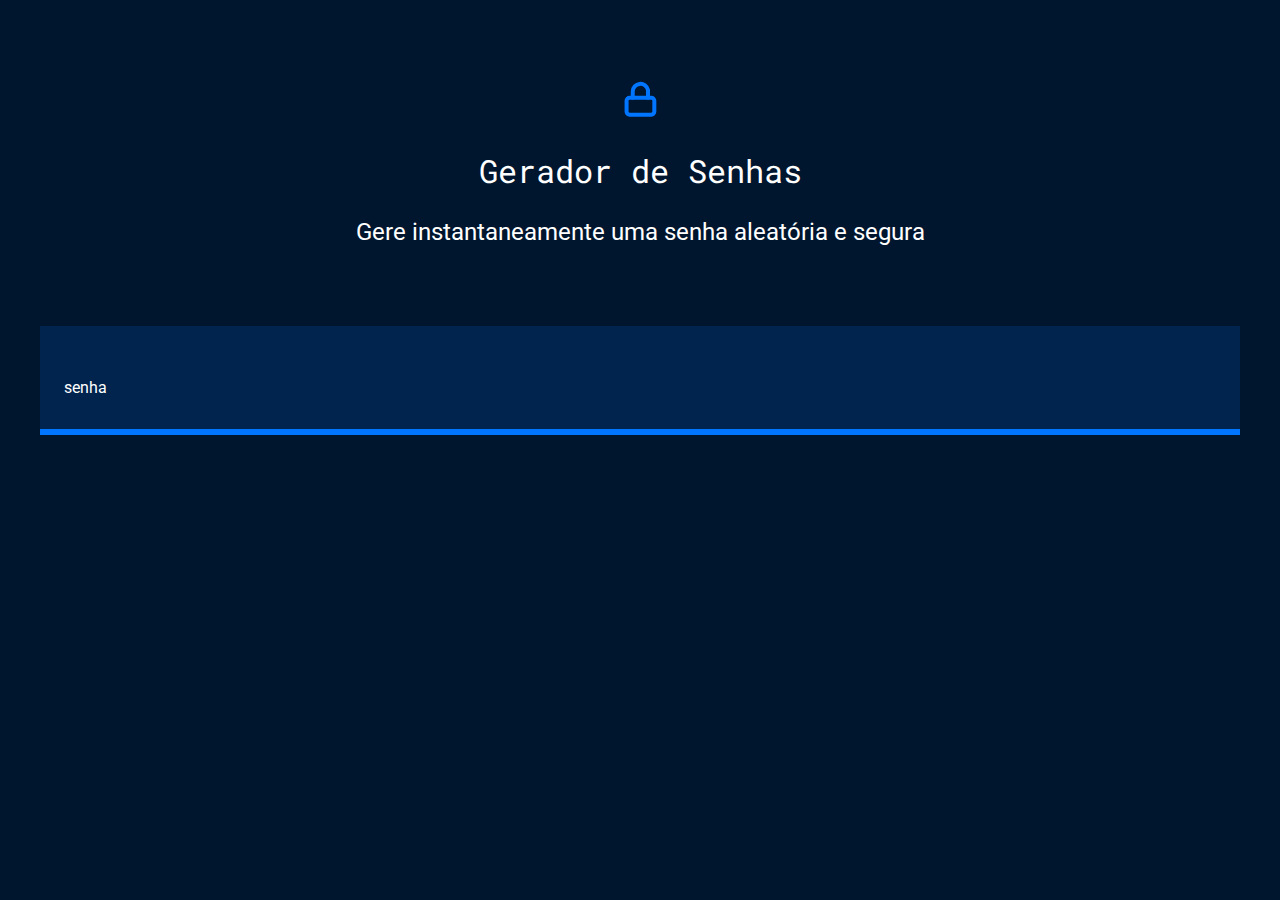
<file: index.html>
<!DOCTYPE html>
<html lang="pt-br">
<head>
    <meta charset="UTF-8">
    <meta name="viewport" content="width=device-width, initial-scale=1.0">
    <title>Gerador de Senha</title>
    <link rel="stylesheet" href="style.css">
</head>
<body>
    <section class="conteudo">
        <div class="conteudo-titulo">
            <img src="img/unlock.svg" alt="Cadeado Fechado">
            <h2 class="titulo-principal">Gerador de Senhas</h2>
            <h3 class="titulo-secundario">Gere instantaneamente uma senha aleatória e segura</h3>
        </div>
        <div class="conteudo-senha">
            <label for="senha">senha</label>
            <input name="senha" type="text" id="campo-senha">
        </div>
    </section>
</body>
</html>
</file>
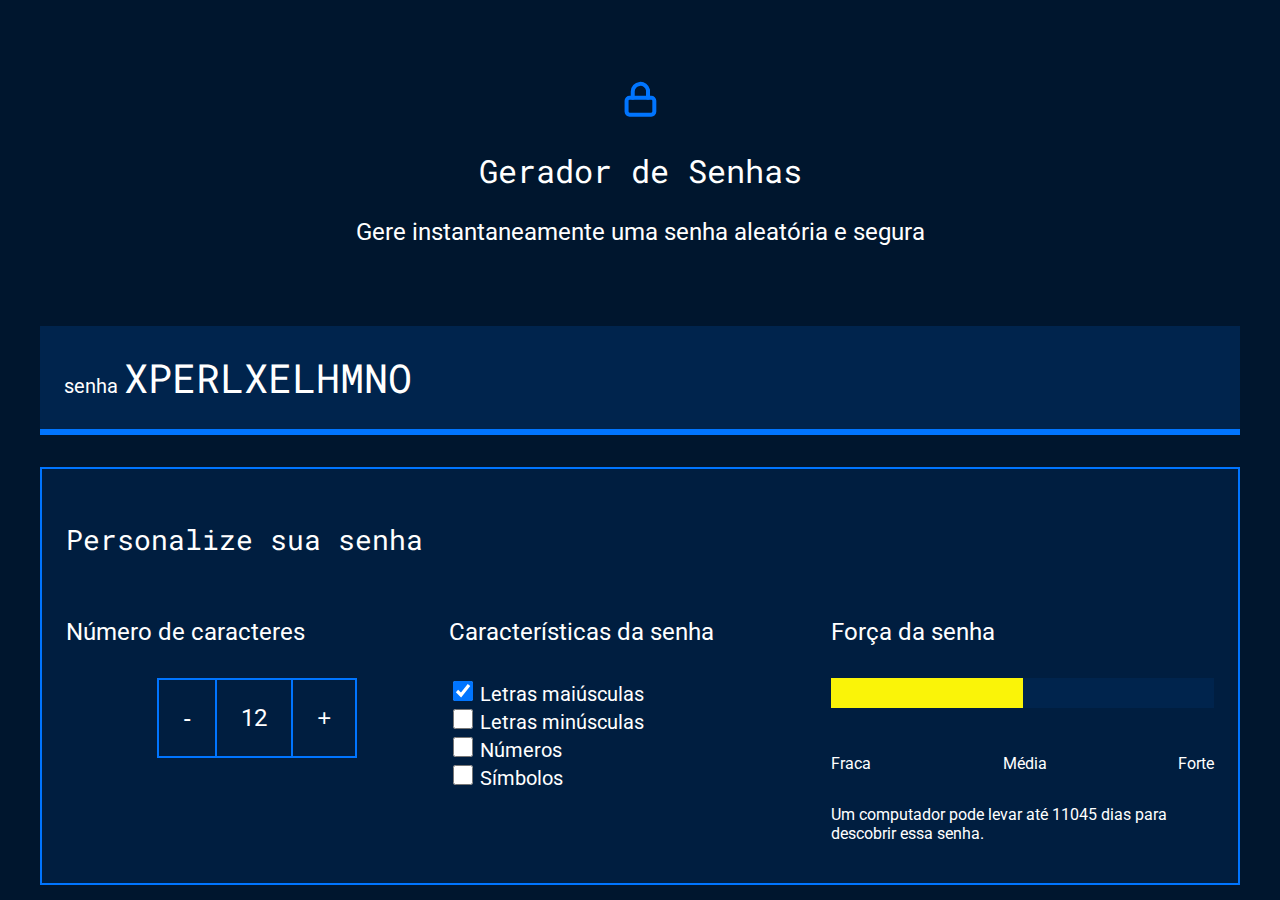
<file: 3-a-Curso-2-main/index.html>
<!DOCTYPE html>
<html lang="pt-br">

<head>
    <meta charset="UTF-8">
    <meta name="viewport" content="width=device-width, initial-scale=1.0">
    <title>Gerador de Senha</title>
    <link rel="stylesheet" href="style.css">
</head>

<body>
    <section class="conteudo">
        <div class="conteudo-titulo">
            <img src="img/unlock.svg" alt="Cadeado Fechado"> <!--imagem do cadeado-->
            <h2 class="titulo-principal">Gerador de Senhas</h2>
            <h3 class="titulo-secundario">Gere instantaneamente uma senha aleatória e segura</h3>
        </div>
        <!-- Cria a caixa das senhas-->
        <div class="conteudo-senha"> 
            <label for="senha">senha</label>
            <input name="senha" type="text" id="campo-senha" readonly>
        </div>
        <div class="parametro">
            <h3 class="parametro-titulo">Personalize sua senha</h3>
            <!--define o tamanho da senha-->
            <div class="parametro-coluna__senha">
                <div class="parametro-senha"> <!-- Cria os botoes para escolher o tamanho da senha-->
                    <h4 class="parametro-senha__titulo">Número de caracteres</h4>
                    <div class="parametro-senha-botoes">
                        <button class="parametro-senha__botao">-</button>
                        <p class="parametro-senha__texto">12</p>
                        <button class="parametro-senha__botao">+</button>
                    </div>
                </div>
                <!--define os caracteres que serao utilizados-->
                <div class="parametro-senha">
                    <h4 class="parametro-senha__titulo">Características da senha</h4>
                    <div class="parametro-senha-checkbox"> <!-- Cria as checkbox para escolhes os parametros da senha-->
                        <input name="maiusculo" type="checkbox" class="checkbox" checked>
                        <label for="maiusculo">Letras maiúsculas</label>
                    </div>
                    <div class="parametro-senha-checkbox">
                        <input name="minusculo" type="checkbox" class="checkbox">
                        <label for="minusculo">Letras minúsculas</label>
                    </div>
                    <div class="parametro-senha-checkbox">
                        <input name="numero" type="checkbox" class="checkbox">
                        <label for="numero">Números</label>
                    </div>
                    <div class="parametro-senha-checkbox">
                        <input name="simbolo" type="checkbox" class="checkbox">
                        <label for="simbolo">Símbolos</label>
                    </div>

                </div>
                <!--define a forca da senha-->
                <div class="parametro-senha">
                    <h4 class="parametro-senha__titulo">Força da senha</h4>
                    <div class="barra"></div>
                    <div class="forca fraca"></div>
                    <div class="parametro-senha-textos">
                        <p>Fraca</p>
                        <p>Média</p>
                        <p>Forte</p>
                    </div>
                    <p class="entropia"></p>
                </div>
            </div>
    </section>
    <script src="main.js"></script><!--inicia o javascript-->
</body>

</html>
</file>
<file: style.css>
@import url('https://fonts.googleapis.com/css2?family=Roboto&family=Roboto+Mono:ital@0;1&display=swap');
:root{
    --branco: white;
    --cor-de-fundo: #00162E;
    --fundo-senha: #00244D;
    --fundo-texto: #001E40;
    --borda: #0075FF;
    --roboto: 'Roboto', sans-serif;
    --roboto-mono: 'Roboto Mono', monospace;

}
*{ /* Faz com que as configuração definidas dentro sejam aplicadas a pagina toda*/
    font-weight: 400;
}
body{
    color: var(--branco);
    background-color: var(--cor-de-fundo);
    font-family: var(--roboto);

}
.titulo-principal{
    font-family: var(--roboto-mono);
    font-size: 32px;

}
.titulo-secundario{
    font-size: 24px;
}
.conteudo-titulo{
    text-align: center;
    margin-top: 80px;
}
.conteudo-senha{
    margin-top: 80px;
    background: var(--fundo-senha);
    padding: 24px;
    border-bottom: 6px solid var(--borda);
}

#campo-senha{
    background-color: var(--fundo-senha);
    border: none;
    color: var(--branco);
    font-family: var(--roboto-mono);
    font-size: 40px;
}
#campo-senha:focus{
    outline: none;
}
.conteudo{
    max-width: 1200px;
    margin: 0   auto;
}
</file>
<file: 3-a-Curso-2-main/style.css>
@import url('https://fonts.googleapis.com/css2?family=Roboto&family=Roboto+Mono:ital@0;1&display=swap');
:root{ /*raiz no css  - definições das variaveis*/
    --branco: white;
    --cor-de-fundo: #00162E;
    --fundo-senha: #00244D;
    --fundo-texto: #001E40;
    --borda: #0075FF;
    --roboto: 'Roboto', sans-serif;
    --roboto-mono: 'Roboto Mono', monospace;

}
*{ /* Faz com que as configuração definidas dentro sejam aplicadas a pagina toda*/
    font-weight: 400; /*peso da fonte*/
}
body{ /*configurações aplicadas a toda a pagina*/
    color: var(--branco); /*cor da fonte*/
    background-color: var(--cor-de-fundo); /*cor do fundo*/
    font-family: var(--roboto); /*tipo da fonte*/

}
.titulo-principal{ /*configurações do titulo principal*/
    font-family: var(--roboto-mono); /*tipo da fonte*/
    font-size: 32px; /*tamanho da fonte*/

}
.titulo-secundario{/*configurações do titulo secundario*/
    font-size: 24px; /*tamanho da fonte*/
}
.conteudo-titulo{/*configurações do conteudo dentro da classe titulo*/
    text-align: center; /*alinhamneto do texto ao centro*/
    margin-top: 80px; /*adiciona margem superior*/
}
.conteudo-senha{ /*configurações do conteudo dentro de senha*/
    margin-top: 80px; /*adiciona margem superior*/
    background: var(--fundo-senha); /*define o fundo*/
    padding: 24px; /*espaçamento*/
    border-bottom: 6px solid var(--borda); /*cria uma borda inferior*/
}

#campo-senha{ /*definições dentro do campo senha */
    background-color: var(--fundo-senha); /*cor do fundo*/
    border: none; /*bordas */
    color: var(--branco); /*cor da fonte*/
    font-family: var(--roboto-mono); /*tipo da fonte*/
    font-size: 40px; /*tamanho da fonte*/
    width: 70%; /*largura do campo*/
} 
#campo-senha:focus{ /*definições caso o campo de senha esteja em foco - com o mouse em cima*/
    outline: none; 
}
.conteudo{ /*definiçoes do conteudo*/
    max-width: 1200px; /*largura maxima*/
    margin: 0   auto; /*margens*/
}
.parametro{ /* parametros da senha */
    background-color: var(--fundo-texto);/*cor do fundo*/ 
    border: 2px solid var(--borda); /*bordas */
    margin-top: 32px; /*margem superior*/
    padding: 24px; /*espaçamento*/
}
.parametro-titulo{
    font-family: var(--roboto-mono);
    font-size: 28px;
}
.parametro-senha__titulo{
    font-size:24px;
}
.parametro-coluna__senha{
    display: flex;
    flex-direction: column;
    justify-content: center;
}

.parametro-senha{
    width: 50%;
    margin: 0 auto;
}
.parametro-senha-botoes{ /*configuraçoes gerais para os botoes de numeros de caracteres da senha*/
    display: flex; /*alinhamento em linha*/
    justify-content: center; /*centraliza os itens*/
}
.parametro-senha__botao{ /*configurações para os botoes */
    background-color: var(--fundo-texto); /*define com de fundo dos botoes*/
    color: var(--branco); /*define cor do texto*/
    border: 2px solid var(--borda); /*define bordas dos botoes*/
    padding: 24px; /*espaçamento*/
    font-size: 24px; /*tamanho da fonte*/
    cursor: pointer; /*altera o cursos para a maosinha*/
}
.parametro-senha__texto{ /*configurações para o texto no meio dos botoes*/
    padding: 24px; /*adiciona espaçamento*/
    border-top: 2px solid var(--borda);/*coloca uma borda no topo*/
    border-bottom: 2px solid var(--borda); /*coloca uma borda embaixo*/
    margin: 0; /*serve para alinhar o texto aos botoes*/
    font-size: 24px;
}
label{
    font-size: 20px;
}

.checkbox{
    width: 20px;
    height: 20px;
    cursor: pointer; /*altera o cursos para a maosinha*/
}
.barra{
    background-color: var(--fundo-senha);
    height: 30px;
    width: 100%;
}
.forca{
    height: 30px;
    position: relative;
    bottom: 30px;
}

.fraca{
    width: 25%;
    background-color: #E71B32; 
}
.media{
    background-color: #FAF408;
    width: 50%;
}
.forte{
    background-color: #00FF85;
    width: 100%;
}
.parametro-senha-textos {
    display: flex;
    justify-content: space-between; /*cria o espaço entre os textos na parte da forca da senha*/
}
@media screen and (min-width: 768px) { /*redefine as configuraçoes com base na tela que a pagina sera exibida*/
    .parametro-coluna__senha{
        flex-direction: row;
    }
}
</file>
